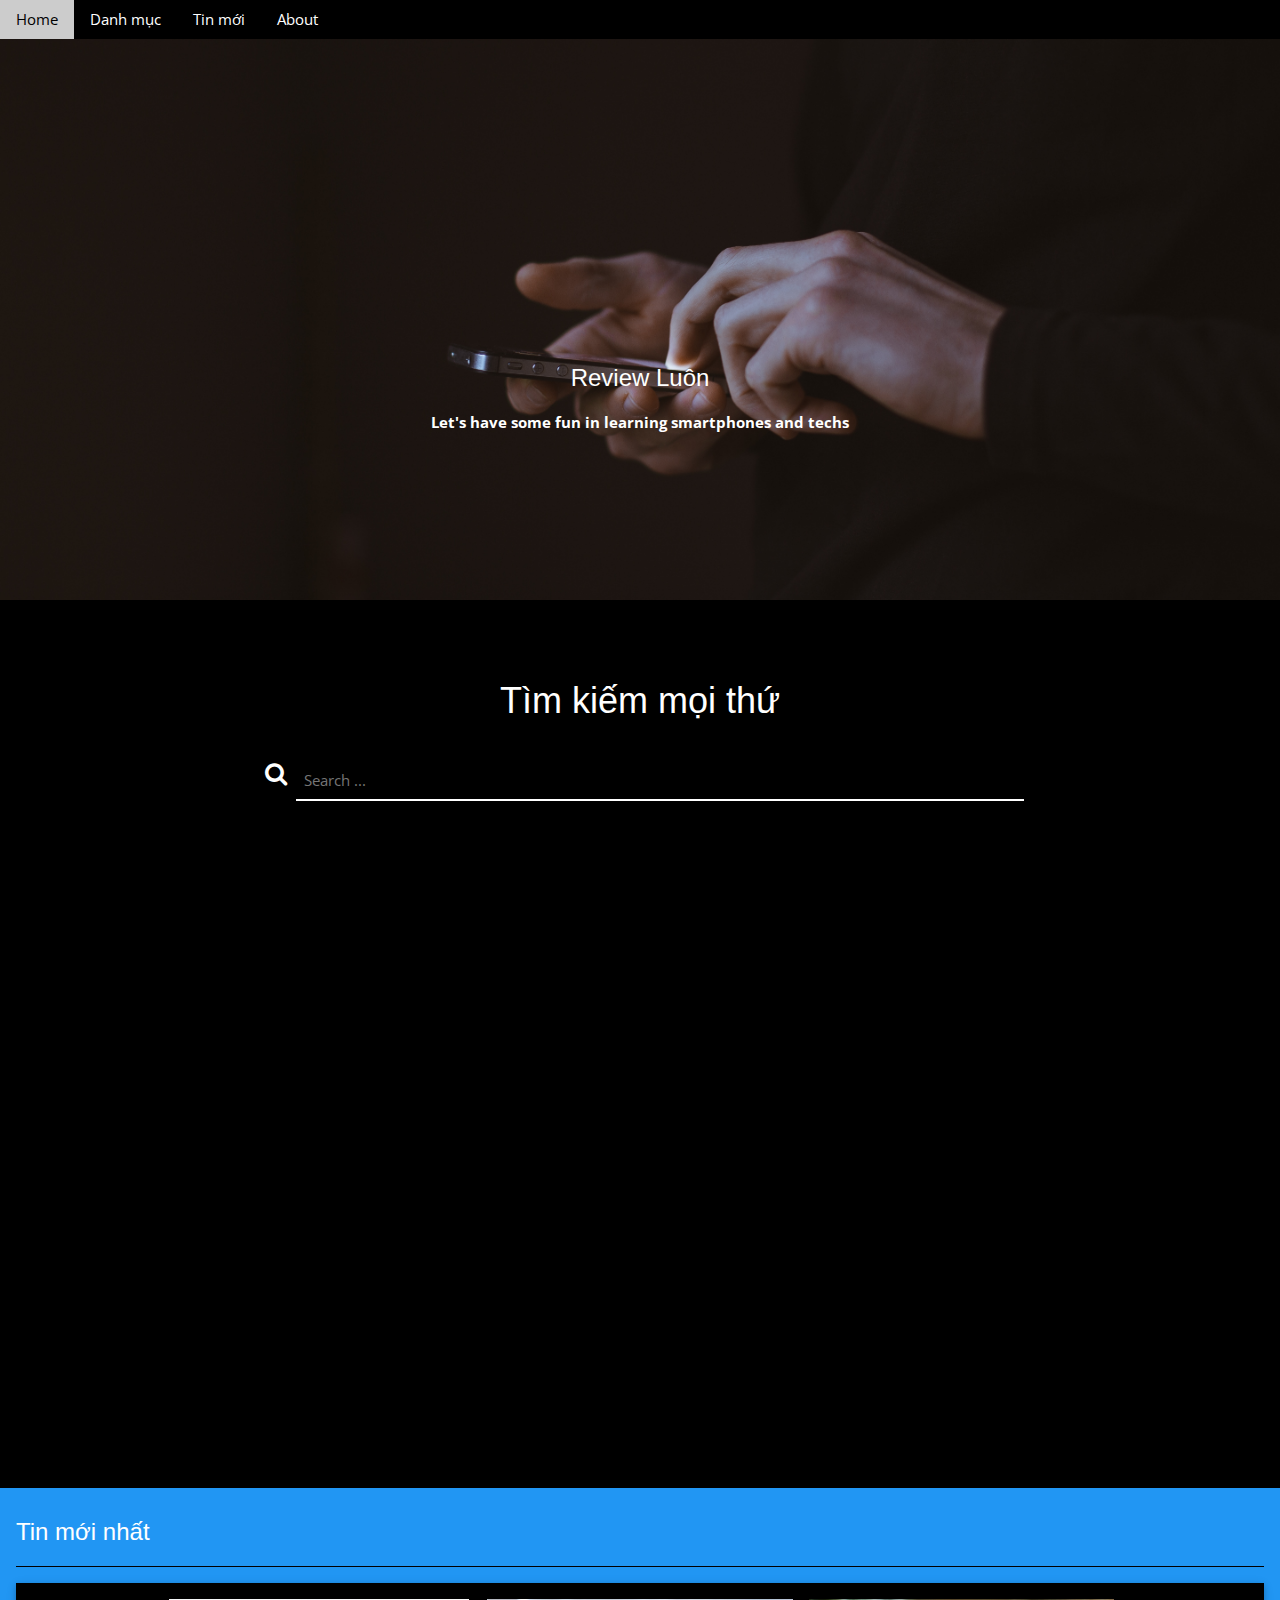
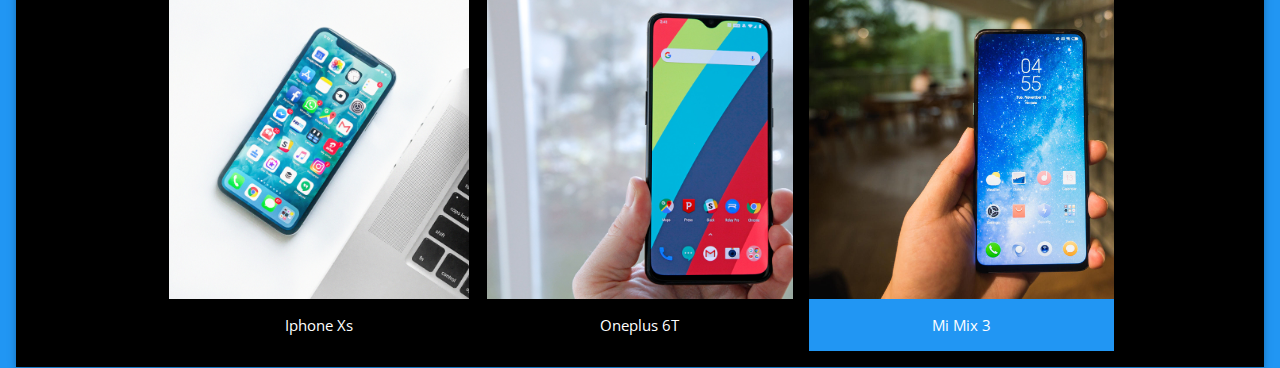
<file: Homepage/index.html>
<!DOCTYPE html>
<html lang="en">

<head>
  <meta charset="UTF-8" />
  <meta name="viewport" content="width=device-width, initial-scale=1.0" />
  <meta http-equiv="X-UA-Compatible" content="ie=edge" />
  <link rel="stylesheet" href="https://www.w3schools.com/w3css/4/w3.css" />
  <link rel="stylesheet" href="https://fonts.googleapis.com/css?family=Open+Sans" />
  <link rel="stylesheet" href="style.css" />
  <link rel="stylesheet" href="https://cdnjs.cloudflare.com/ajax/libs/font-awesome/4.7.0/css/font-awesome.min.css" />
  <script src="https://ajax.googleapis.com/ajax/libs/jquery/2.1.1/jquery.min.js" type="application/javascript"></script>
  <script src="https://phuonghuynh.github.io/js/bower_components/d3/d3.min.js" type="application/javascript"></script>
  <script src="https://phuonghuynh.github.io/js/bower_components/d3-transform/src/d3-transform.js" type="application/javascript"></script>
  <script src="https://phuonghuynh.github.io/js/bower_components/cafej/src/extarray.js" type="application/javascript"></script>
  <script src="https://phuonghuynh.github.io/js/bower_components/cafej/src/misc.js" type="application/javascript"></script>
  <script src="https://phuonghuynh.github.io/js/bower_components/cafej/src/micro-observer.js" type="application/javascript"></script>
  <script src="https://phuonghuynh.github.io/js/bower_components/microplugin/src/microplugin.js" type="application/javascript"></script>
  <script src="https://phuonghuynh.github.io/js/bower_components/bubble-chart/src/bubble-chart.js" type="application/javascript"></script>
  <script src="https://phuonghuynh.github.io/js/bower_components/bubble-chart/src/plugins/central-click/central-click.js"
    type="application/javascript"></script>
  <script src="https://phuonghuynh.github.io/js/bower_components/bubble-chart/src/plugins/lines/lines.js" type="application/javascript"></script>
  <script src="script.js"></script>
  <title>Review Luôn</title>
</head>

<body>
  <div class="w3-top">
    <!-- Navbar -->
    <div class="w3-bar w3-black">
      <a href="#" class="w3-bar-item w3-button w3-hide-small">Home</a>
      <a href="#Explore" class="w3-bar-item w3-button w3-hide-small" onclick="myFunction()">Danh mục</a>
      <a href="#Articles" class="w3-bar-item w3-button w3-hide-small" onclick="myFunction()">Tin mới</a>
      <a href="#" class="w3-bar-item w3-button w3-hide-small">About</a>
    </div>

    <div id="navsmall" class="w3-bar-block w3-red w3-hide w3-hide-large w3-hide-medium">
      <a href="#" class="w3-bar-item w3-button">Home</a>
      <a href="#Articles" class="w3-bar-item w3-button" onclick="myFunction()">Articles</a>
      <a href="#" class="w3-bar-item w3-button" onclick="myFunction()">Liên hệ</a>
      <a href="#" class="w3-bar-item w3-button">Link 3</a>
    </div>
  </div>
  <!-- Page content -->
  <!-- Automatic Slideshow Images -->
  <header class="w3-display-container">
    <div class="mySlides w3-display-container w3-center">
      <img src="images/handle-world.jpg" />
      <div class="center">
        <h3>Review Luôn</h3>
        <p><b>Let's have some fun in learning smartphones and techs</b></p>
      </div>
    </div>
    <div class="mySlides w3-display-container w3-center">
      <img src="images/phone.jpg" style="object-position:50% 20%" />
      <div class="right">
        <h3>Free</h3>
        <p><b>Information about newest and smartphones</b></p>
      </div>
    </div>
    <div class="mySlides w3-display-container w3-center">
      <img src="images/satisfied.jpg" style="object-position:50% 0%" />
      <div class="center">
        <h3>Trustable</h3>
        <p><b>facts and real is the most important thing</b></p>
      </div>
    </div>
    <div class="mySlides w3-display-container w3-center">
      <img src="images/share-love.jpg" style="object-position:50% 20%" />
      <div class="center">
        <h3>Feelings</h3>
        <p><b>Hope you will have a great time being here</b></p>
      </div>
    </div>
  </header>
  <!-- The Explorer Section -->
  <div class="w3-container w3-content w3-center w3-padding-64" style="max-width:800px" id="Explore">
    <h1 style="color:white">Tìm kiếm mọi thứ</h1>
    <div class="w3-row-padding w3-section" style="display: inline">

      <div class="w3-col" style="width:40px">
        <a href="javascript:void(0)" class="w3-hover-blue">
          <i class="fa fa-search w3-xlarge w3-text-white"></i>
        </a>
      </div>
      <div class="w3-rest"><input type="text" class="w3-input" placeholder="Search ..." /></div>
    </div>

    <div class="bubbleChart"></div>
  </div>
  <!-- Articles Section -->
  <div class="w3-blue w3-gradient w3-container" id="Articles">
    <h3 class="w3-border-bottom w3-border-black w3-padding-16">Tin mới nhất</h3>

    <!--Post-->
    <div class="w3-card w3-black">
      <div class="post-item w3-row-padding w3-margin-top w3-center w3-content">
        <div class="w3-col m4 w3-padding-16">
          <div class="w3-card-4">
            <div class="crop">
              <img src="images/iphone.jpg" alt="iphone" class="w3-hover-opacity" />
            </div>
            <footer class="w3-container w3-center">
              <p>Iphone Xs</p>
            </footer>
          </div>
        </div>

        <div class="w3-col m4 w3-padding-16">
          <div class="w3-card-4">
            <div class="crop">
              <img src="images/op6t.jpg" alt="iphone" class="w3-hover-opacity" />
            </div>
            <footer class="w3-container w3-center">
              <p>Oneplus 6T</p>
            </footer>
          </div>
        </div>

        <div class="w3-col m4 w3-padding-16">
          <div class="w3-card-4 w3-white">
            <div class="crop">
              <img src="images/mix3.jpg" alt="iphone" class="w3-hover-opacity" />
            </div>
            <footer class="w3-container w3-center w3-blue">
              <p>Mi Mix 3</p>
            </footer>
          </div>
		  
        </div>
      </div>
    </div>
  </div>
  <!--script-->
  <script>
    //navigator
    function myFunction() {
      var x = document.getElementById("navsmall");
      if (x.className.indexOf("w3-show") == -1) {
        x.className += " w3-show";
      } else {
        x.className = x.className.replace(" w3-show", "");
      }
    }
    //
    // Automatic Slideshow - change image every 4 seconds
    var myIndex = 0;
    carousel();

    function carousel() {
      var i;
      var x = document.getElementsByClassName("mySlides");
      for (i = 0; i < x.length; i++) {
        x[i].style.display = "none";
      }
      myIndex++;
      if (myIndex > x.length) {
        myIndex = 1;
      }
      x[myIndex - 1].style.display = "block";
      setTimeout(carousel, 2000);
    }
  </script>
</body>

</html>
</file>
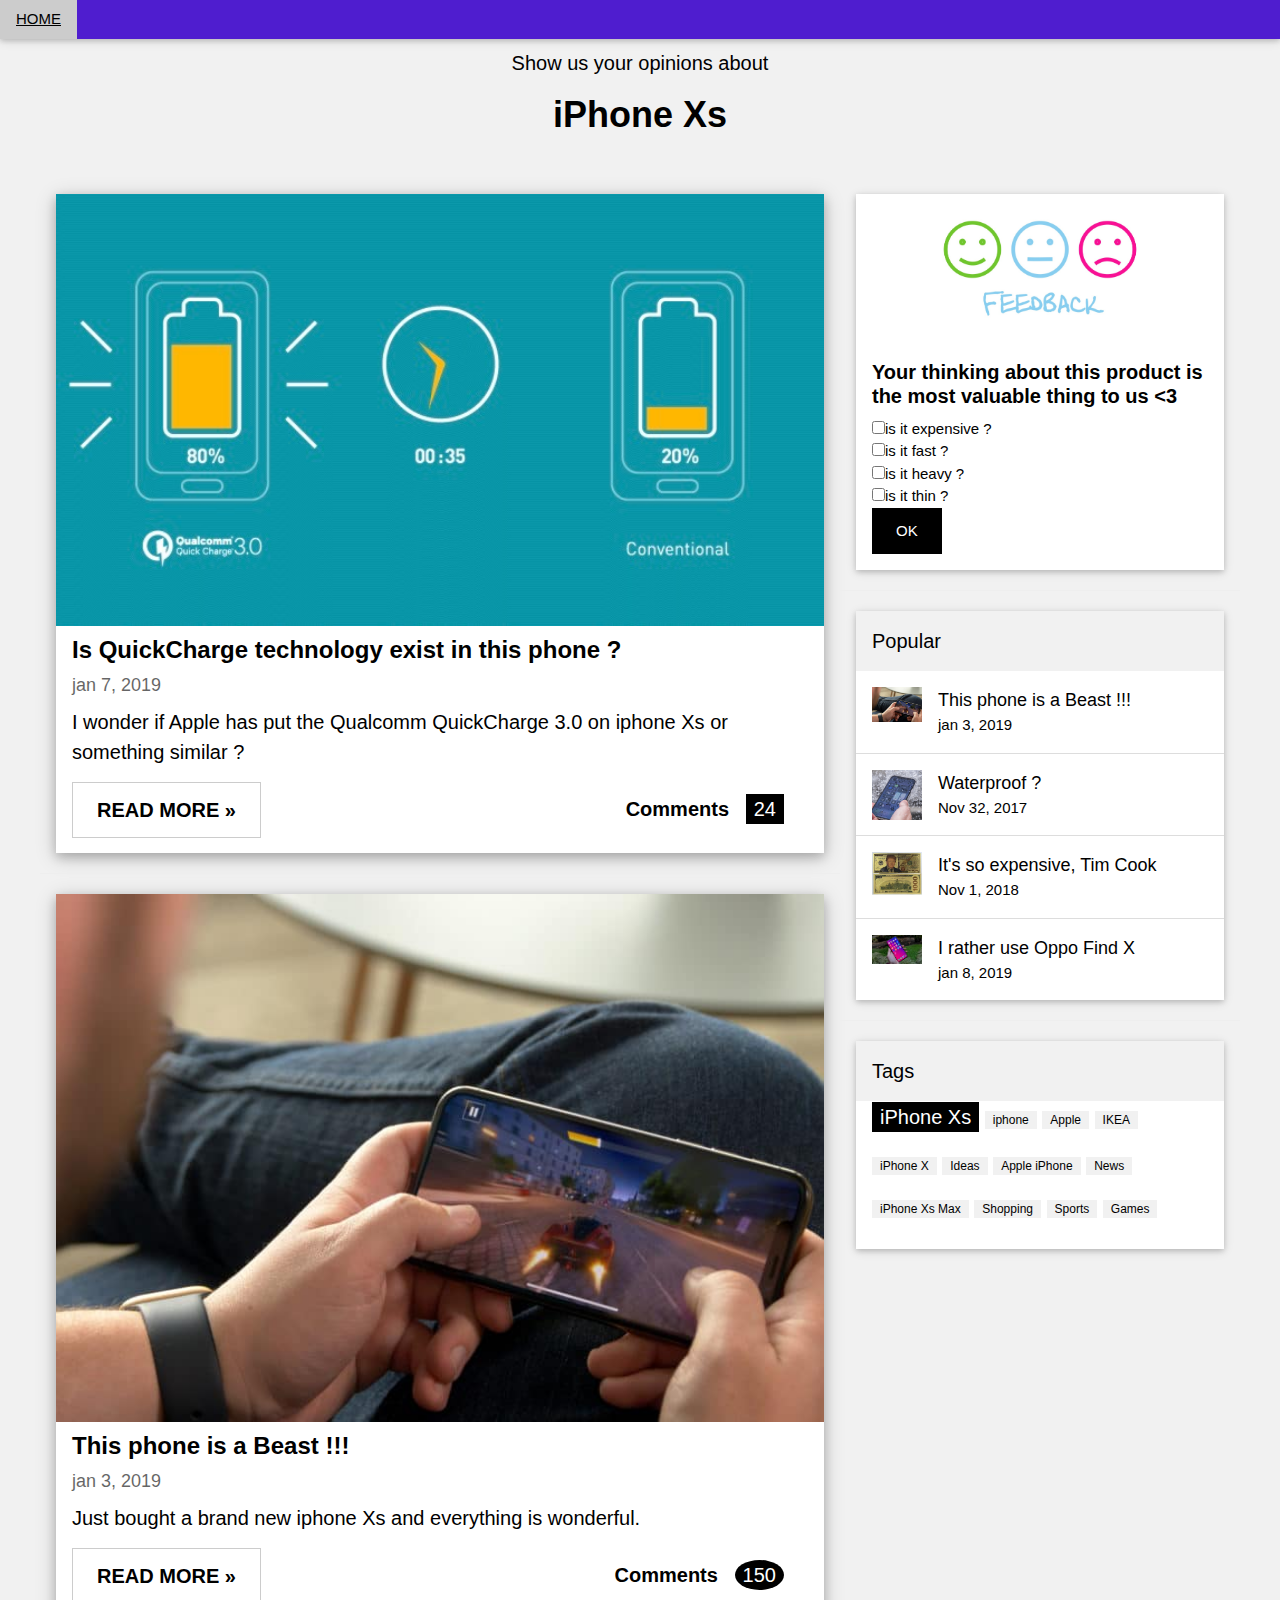
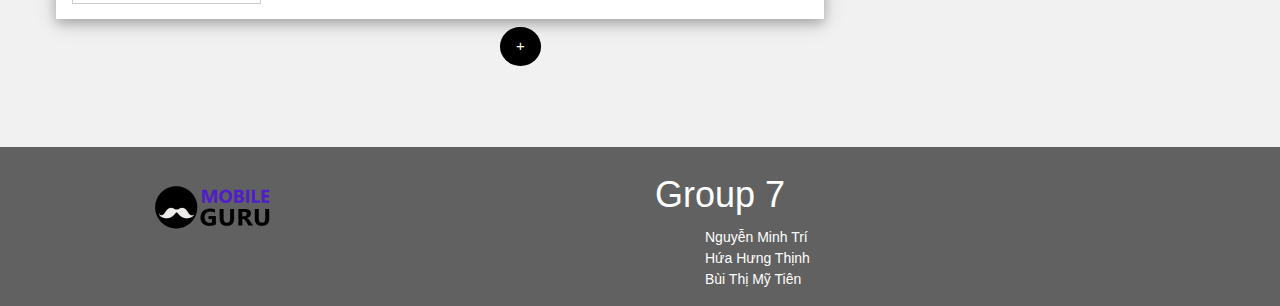
<file: Template/Forum page/index.html>
<!DOCTYPE html>
<html>

<title>Forum Page</title>
<meta charset="UTF-8">
<meta name="viewport" content="width=device-width, initial-scale=1">
<link rel="stylesheet" href="css/bootstrap.min.css">
<link rel="stylesheet" href="https://www.w3schools.com/w3css/4/w3.css">
<link href="https://fonts.googleapis.com/css?family=Open+Sans:300,300i,400,600,800" rel="stylesheet">
<link rel="stylesheet" href="https://cdnjs.cloudflare.com/ajax/libs/font-awesome/4.7.0/css/font-awesome.min.css">
<link rel="stylesheet" href="style.css">
<style>
  body,h1,h2,h3,h4,h5 {font-family: "OpenSan", sans-serif}
  .w3-bar{
	background:#4F1DCF;
	color:white;	
  }
</style>

<script src="js/jquery-3.3.1.slim.min.js"></script> 
<script src="js/popper.min.js" ></script> 
<script src="js/bootstrap.min.js" ></script>

<body class="w3-light-grey">


<div class="w3-top ">
  <div class="w3-bar w3-card  "> <a class="w3-bar-item w3-button w3-padding-large w3-right" href="javascript:void(0)" onclick="myFunction()" title="Toggle Navigation Menu"></a>   
    <a href="..\Homepage\index.html" class="w3-bar-item w3-button w3-left w3-hide-small  ">HOME</a> 
  </div>
</div>




<!-- w3-content defines a container for fixed size centered content, 
and is wrapped around the whole page content, except for the footer in this example -->
  <div class="w3-content w3-margin-top" style="max-width:1200px">

    <!-- Header -->
    <header class="w3-container w3-center w3-padding-32">
      <p>Show us your opinions about</p>
      <h1><b>iPhone Xs</b></h1>
    </header>

    <!-- Grid -->
    <div class="w3-row">

      <!-- Blog entries -->
      <div class="w3-col l8 s12">
        <!-- Blog entry -->
        <div class="w3-card-4 w3-margin w3-white">
          <img src="images/qc.jpg" alt="Nature" style="width:100%">
          <div class="w3-container">
            <h3><b>Is QuickCharge technology exist in this phone ?</b></h3>
            <h5><span class="w3-opacity">jan 7, 2019</span></h5>
          </div>

          <div class="w3-container">
            <p>I wonder if Apple has put the Qualcomm QuickCharge 3.0 on iphone Xs or something similar ? </p>
            <div class="w3-row">
              <div class="w3-col m8 s12">
                <p><button onclick="document.getElementById('id01').style.display='block'" class="w3-button w3-padding-large w3-white w3-border"><b>READ
                      MORE »</b></button></p>
                <div id="id01" class="w3-modal">
                  <div class="w3-modal-content w3-animate-zoom">
                    <div class="w3-container comment-modal">
                      <span onclick="document.getElementById('id01').style.display='none'" class="w3-button w3-display-topright">&times;</span>

                      <body>



                        <h2>TITLE HEADING</h2>
                        <h5>Title description, Dec 7, 2017</h5>
                        <div class="fakeimg" style="height:200px;">Image</div>
                        <p>Some text..</p>
                        <p>Sunt in culpa qui officia deserunt mollit anim id est laborum consectetur adipiscing elit,
                          sed do eiusmod tempor incididunt ut labore et dolore magna aliqua. Ut enim ad minim veniam,
                          quis nostrud exercitation ullamco.</p>


                        <div id="" style="overflow:auto; height:400px;">
                          <div class="container">
                            <img src="images/findx.jpg" alt="Avatar" class="w3-card-4">
                            <p>Hello. How are you today?</p>
                            <span class="time-right">11:00</span>
                          </div>

                          <div class="container darker">
                            <img src="images/findx.jpg" alt="Avatar" class="right w3-card-4">
                            <p>Hey! I'm fine. Thanks for asking!</p>
                            <span class="time-left">11:01</span>
                          </div>

                          <div class="container">
                            <img src="images/findx.jpg" alt="Avatar" class="w3-card-4">
                            <p>Sweet! So, what do you wanna do today?</p>
                            <span class="time-right">11:02</span>
                          </div>

                          <div class="container darker">
                            <img src="images/findx.jpg" alt="Avatar" class="right w3-card-4">
                            <p>Nah, I dunno. Play soccer.. or learn more coding perhaps?</p>
                            <span class="time-left">11:05</span>
                          </div>
                        </div>
                        

                        <div id="myForm">
                          <form action="/action_page.php" class="form-container">
                            <h1>Chat</h1>
                            <label for="msg"><b>Message</b></label>
                            <textarea placeholder="Type message.." name="msg" required></textarea>
                            <button type="submit" class="btn">Send</button>
                          </form>
                        </div>

                      </body>
                    </div>
                  </div>
                </div>
              </div>
              <div class="w3-col m4 w3-hide-small">
                <p><span class="w3-padding-large w3-right"><b>Comments  </b> <span class="w3-tag">24</span></span></p>
              </div>
            </div>
          </div>
        </div>
        <hr>

        <!-- Blog entry -->
        <div class="w3-card-4 w3-margin w3-white">
          <img src="images/xs-gaming.jpg" alt="Norway" style="width:100%">
          <div class="w3-container">
            <h3><b>This phone is a Beast !!!</b></h3>
            <h5><span class="w3-opacity">jan 3, 2019</span></h5>
          </div>

          <div class="w3-container">
            <p>Just bought a brand new iphone Xs and everything is wonderful.</p>
            <div class="w3-row">
              <div class="w3-col m8 s12">
                <p><button class="w3-button w3-padding-large w3-white w3-border"><b>READ MORE »</b></button></p>
              </div>
              <div class="w3-col m4 w3-hide-small">
                <p><span class="w3-padding-large w3-right"><b>Comments  </b> <span class="w3-badge">150</span></span></p>
              </div>
            </div>
          </div>
        </div>
        <!-- END BLOG ENTRIES -->
      </div>

      <!-- Introduction menu -->
      <div class="w3-col l4">
        <!-- About Card -->
        <div class="w3-card w3-margin w3-margin-top">
          <img src="images/feedback.jpg" style="width:100%">
          <div class="w3-container w3-white">
            <h4><b>Your thinking about this product is the most valuable thing to us <3</b> </h4> <input type="checkbox"
                  name="pricing">is it expensive ?<br>
                  <input type="checkbox" name="pricing">is it fast ?<br>
                  <input type="checkbox" name="pricing">is it heavy ?<br>
                  <input type="checkbox" name="pricing">is it thin ?<br>
                  <button class="w3-button w3-black w3-padding-large w3-margin-bottom">OK</button>
          </div>
        </div>
        <hr>

        <!-- popular -->
        <div class="w3-card w3-margin">
          <div class="w3-container w3-padding">
            <h4>Popular</h4>
          </div>
          <ul class="w3-ul w3-hoverable w3-white">
            <li class="w3-padding-16">
              <img src="images/xs-gaming.jpg" alt="Image" class="w3-left w3-margin-right" style="width:50px">
              <span class="w3-large">This phone is a Beast !!!</span><br>
              <span>jan 3, 2019</span>
            </li>
            <li class="w3-padding-16">
              <img src="images/xs-water.jpg" alt="Image" class="w3-left w3-margin-right" style="width:50px">
              <span class="w3-large">Waterproof ?</span><br>
              <span>Nov 32, 2017</span>
            </li>
            <li class="w3-padding-16">
              <img src="images/1000dollar.jpg" alt="Image" class="w3-left w3-margin-right" style="width:50px">
              <span class="w3-large">It's so expensive, Tim Cook</span><br>
              <span>Nov 1, 2018</span>
            </li>
            <li class="w3-padding-16 w3-hide-medium w3-hide-small">
              <img src="images/findx.jpg" alt="Image" class="w3-left w3-margin-right" style="width:50px">
              <span class="w3-large">I rather use Oppo Find X</span><br>
              <span>jan 8, 2019</span>
            </li>
          </ul>
        </div>
        <hr>

        <!-- Labels / tags -->
        <div class="w3-card w3-margin">
          <div class="w3-container w3-padding">
            <h4>Tags</h4>
          </div>
          <div class="w3-container w3-white">
            <p><span class="w3-tag w3-black w3-margin-bottom">iPhone Xs</span> <span class="w3-tag w3-light-grey w3-small w3-margin-bottom">iphone</span>
              <span class="w3-tag w3-light-grey w3-small w3-margin-bottom">Apple</span>
              <span class="w3-tag w3-light-grey w3-small w3-margin-bottom">IKEA</span> <span class="w3-tag w3-light-grey w3-small w3-margin-bottom">iPhone
                X</span>
              <span class="w3-tag w3-light-grey w3-small w3-margin-bottom">Ideas</span> <span class="w3-tag w3-light-grey w3-small w3-margin-bottom">Apple
                iPhone</span>
              <span class="w3-tag w3-light-grey w3-small w3-margin-bottom">News</span> <span class="w3-tag w3-light-grey w3-small w3-margin-bottom">iPhone
                Xs Max</span> <span class="w3-tag w3-light-grey w3-small w3-margin-bottom">Shopping</span>
              <span class="w3-tag w3-light-grey w3-small w3-margin-bottom">Sports</span> <span class="w3-tag w3-light-grey w3-small w3-margin-bottom">Games</span>
            </p>
          </div>
        </div>

        <!-- END Introduction Menu -->
      </div>

      <!-- END GRID -->
    </div><br>

    <!-- END w3-content -->
  </div>
  
<div>
<button class="w3-button w3-circle w3-black" id="More">+</button>
</div>
<!-- Footer -->
<footer class="w3-container w3-dark-grey intro w3-padding-16 ">
      <div class="row">
        <div class="col">
            <img  src="images/logo@2x.png" width="428" height="88"> 
        </div>
        <div class="col" >
            <h1> Group 7 </h1>
            <div class="name">
                <div> Nguyễn Minh Trí </div>
                <div> Hứa Hưng Thịnh </div>
                <div> Bùi Thị Mỹ Tiên </div>
            </div>
        </div>
       </div>
</footer>
  <script>
    function openForm() {
      document.getElementById("myForm").style.display = "block";
    }

    function closeForm() {
      document.getElementById("myForm").style.display = "none";
    }
  </script>
</body>
</html>
</file>
<file: Homepage/style.css>
body {
    font-family: 'Open Sans', sans-serif
}

.mySlides {
    display: none;
    position: relative;
    padding-top: 0px;
}

.center {
    position: absolute;
    color: white;
    right: 0;
    top: 50%;
    width: 100%;
    text-align: center;
    padding-top: 50px
}

.right {
    position: absolute;
    color: black;
    right: 0;
    top: 50%;
    padding-right: 50px;
    text-align: center;
}

.bubbleChart {
    min-width: 100px;
    max-width: 700px;
    height: 600px;
    margin: 0 auto;
}

.bubbleChart svg {
    background: #000000;
}

body {
    background: black;
}

.crop {
    height: 300px;
    overflow: hidden;
}

.crop img {
    height: 100%;
    width: auto;
}

.mySlides img {
    width: 100%;
    height: 600px;
    object-fit: cover;
}

.w3-input[type=text]{
    width: 100%;
    box-sizing: border-box;
    border: none;
    border-bottom: 2px solid white;
    background: #000000;
    color: white;
}
</file>
<file: Template/Forum page/style.css>
.comment-modal body{
    margin: 0 auto;
    max-width: 800px;
    padding: 0 20px;
  }
  
  .comment-modal .container {
    border: 2px solid #dedede;
    background-color: #f1f1f1;
    border-radius: 5px;
    padding: 10px;
    margin: 10px 0;
  }
  
  .comment-modal .darker {
    border-color: #ccc;
    background-color: #ddd;
  }
  
  .comment-modal .container::after {
    content: "";
    clear: both;
    display: table;
  }
  
  .comment-modal .container img {
    float: left;
    margin-right: 20px;
    height: 64px;
    width: 64px;
    border-radius: 50%;
  }
  
  .comment-modal .container img.right {
    float: right;
    margin-left: 20px;
    margin-right:0;
  }
  
  .comment-modal .time-right {
    float: right;
    color: #aaa;
  }
  
  .comment-modal .time-left {
    float: left;
    color: #999;
  }

 

 .comment-modal .fakeimg {
    background-color: #aaa;
    width: 100%;
    padding: 20px;
  }

  .open-button {
  background-color: #555;
  color: white;
  padding: 16px 20px;
  border: none;
  cursor: pointer;
  opacity: 0.8;
  position: center;
  bottom: 23px;
  right: 28px;
  width: 280px;
}

/* The popup chat - hidden by default */
.chat-popup {
  display: none;
  position: center;
  bottom: 0;
  right: 15px;
  border: 3px solid #f1f1f1;
  z-index: 9;
}

/* Add styles to the form container */
.form-container {
  width: 100%;
  padding: 10px;
  background-color: white;
}

/* Full-width textarea */
.form-container textarea {
  width: 100%;
  padding: 15px;
  margin: 5px 0 22px 0;
  border: none;
  background: #f1f1f1;
  resize: none;
  min-height: 200px;
}

/* When the textarea gets focus, do something */
.form-container textarea:focus {
  background-color: #ddd;
  outline: none;
}

/* Set a style for the submit/send button */
.form-container .btn {
  background-color: #4CAF50;
  color: white;
  padding: 16px 20px;
  border: none;
  cursor: pointer;
  width: 100%;
  margin-bottom:10px;
  opacity: 0.8;
}

/* Add a red background color to the cancel button */
.form-container .cancel {
  background-color: red;
}

/* Add some hover effects to buttons */
.form-container .btn:hover, .open-button:hover {
  opacity: 1;
}
#More
{	
	position: absolute;
	left:500px;
	margin-top:-30px;
	
}
.name{
	margin-left:50px;
	font-size:14px;
}
.intro{
	margin-top:90px;
	background:red;
}
</file>
